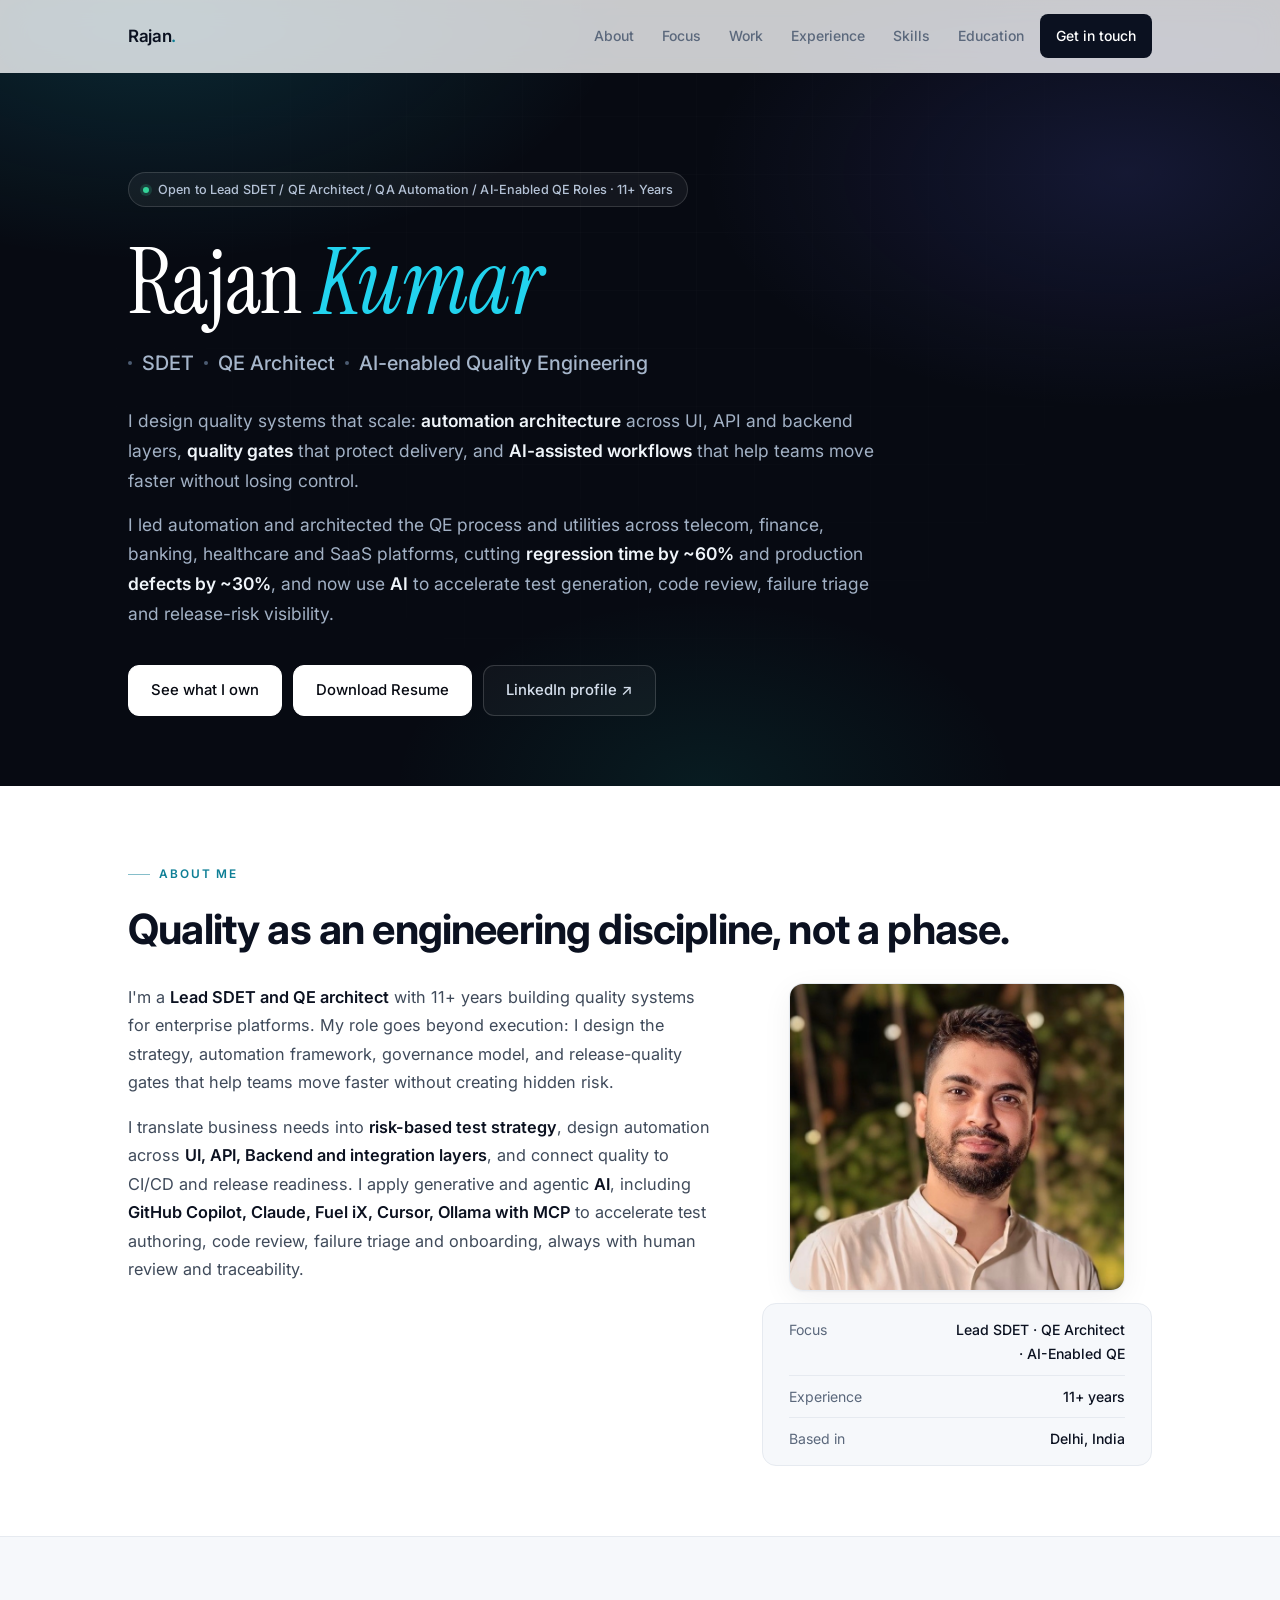
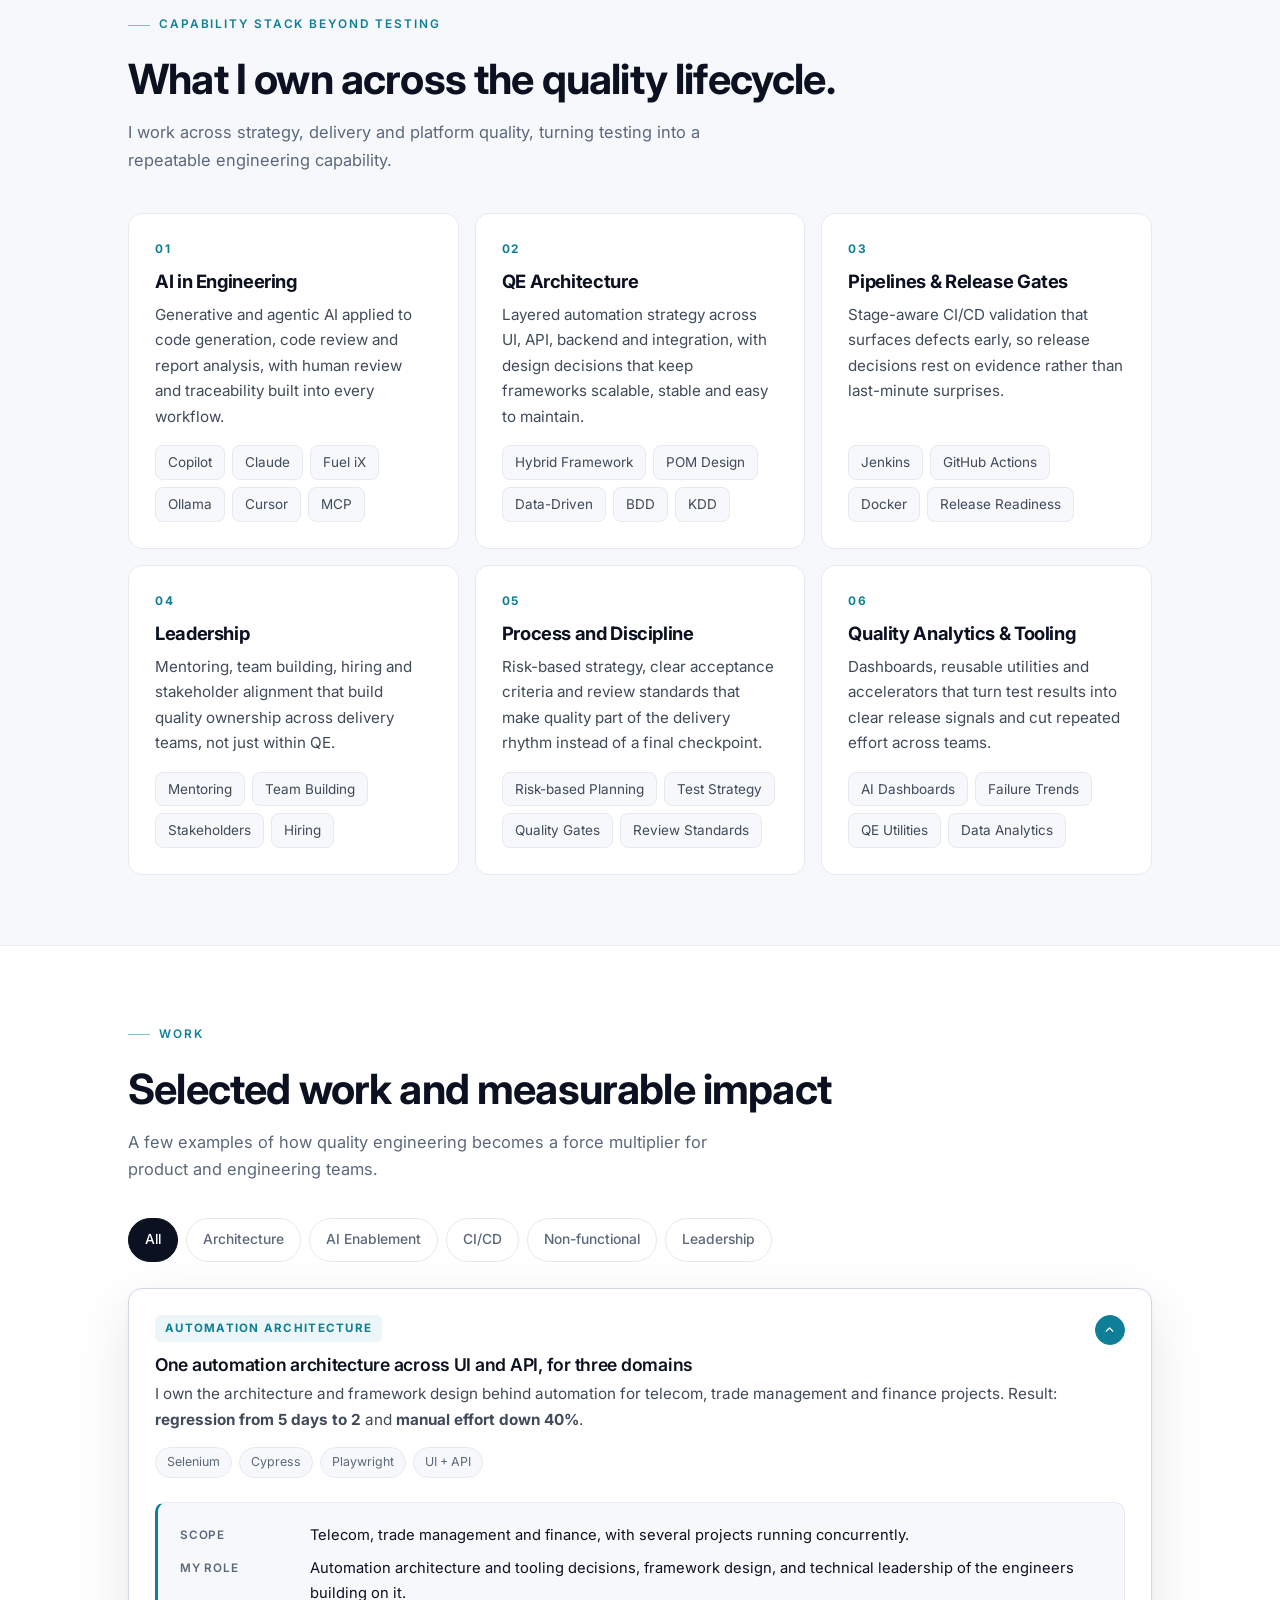
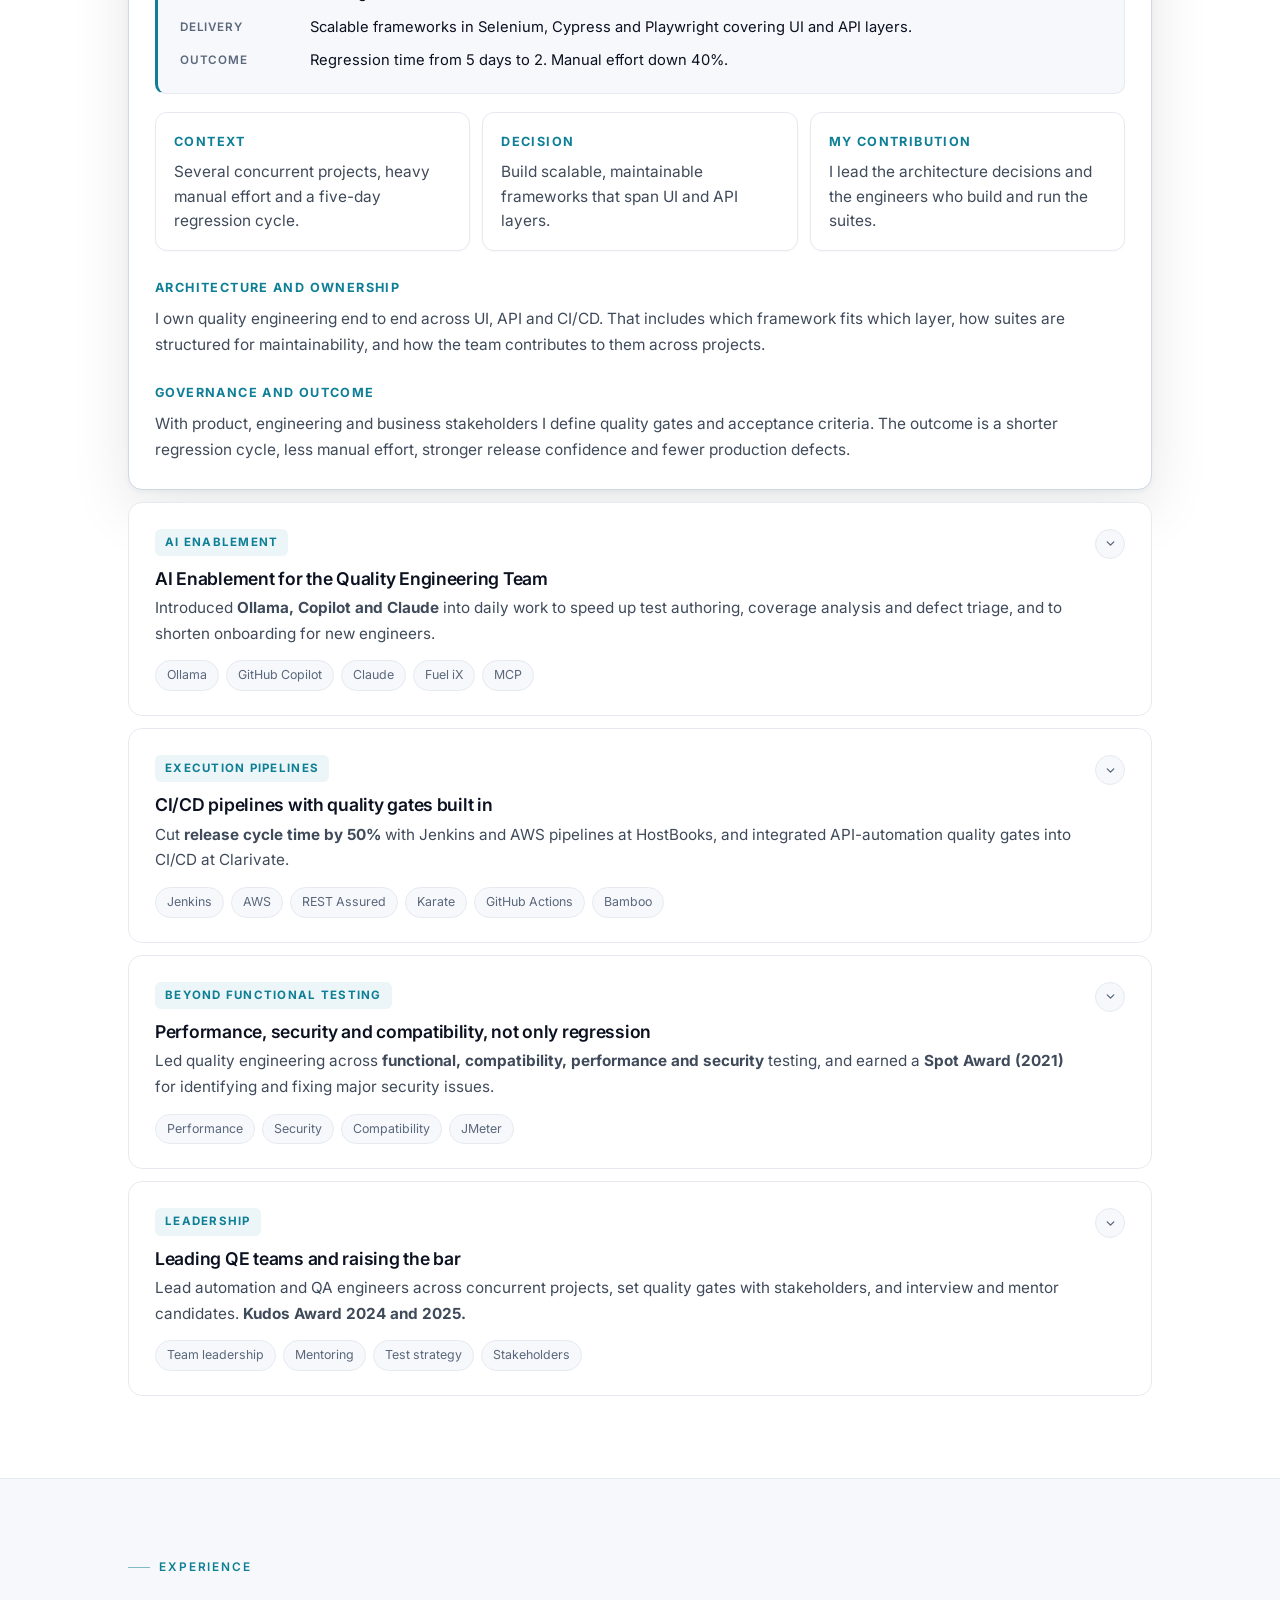
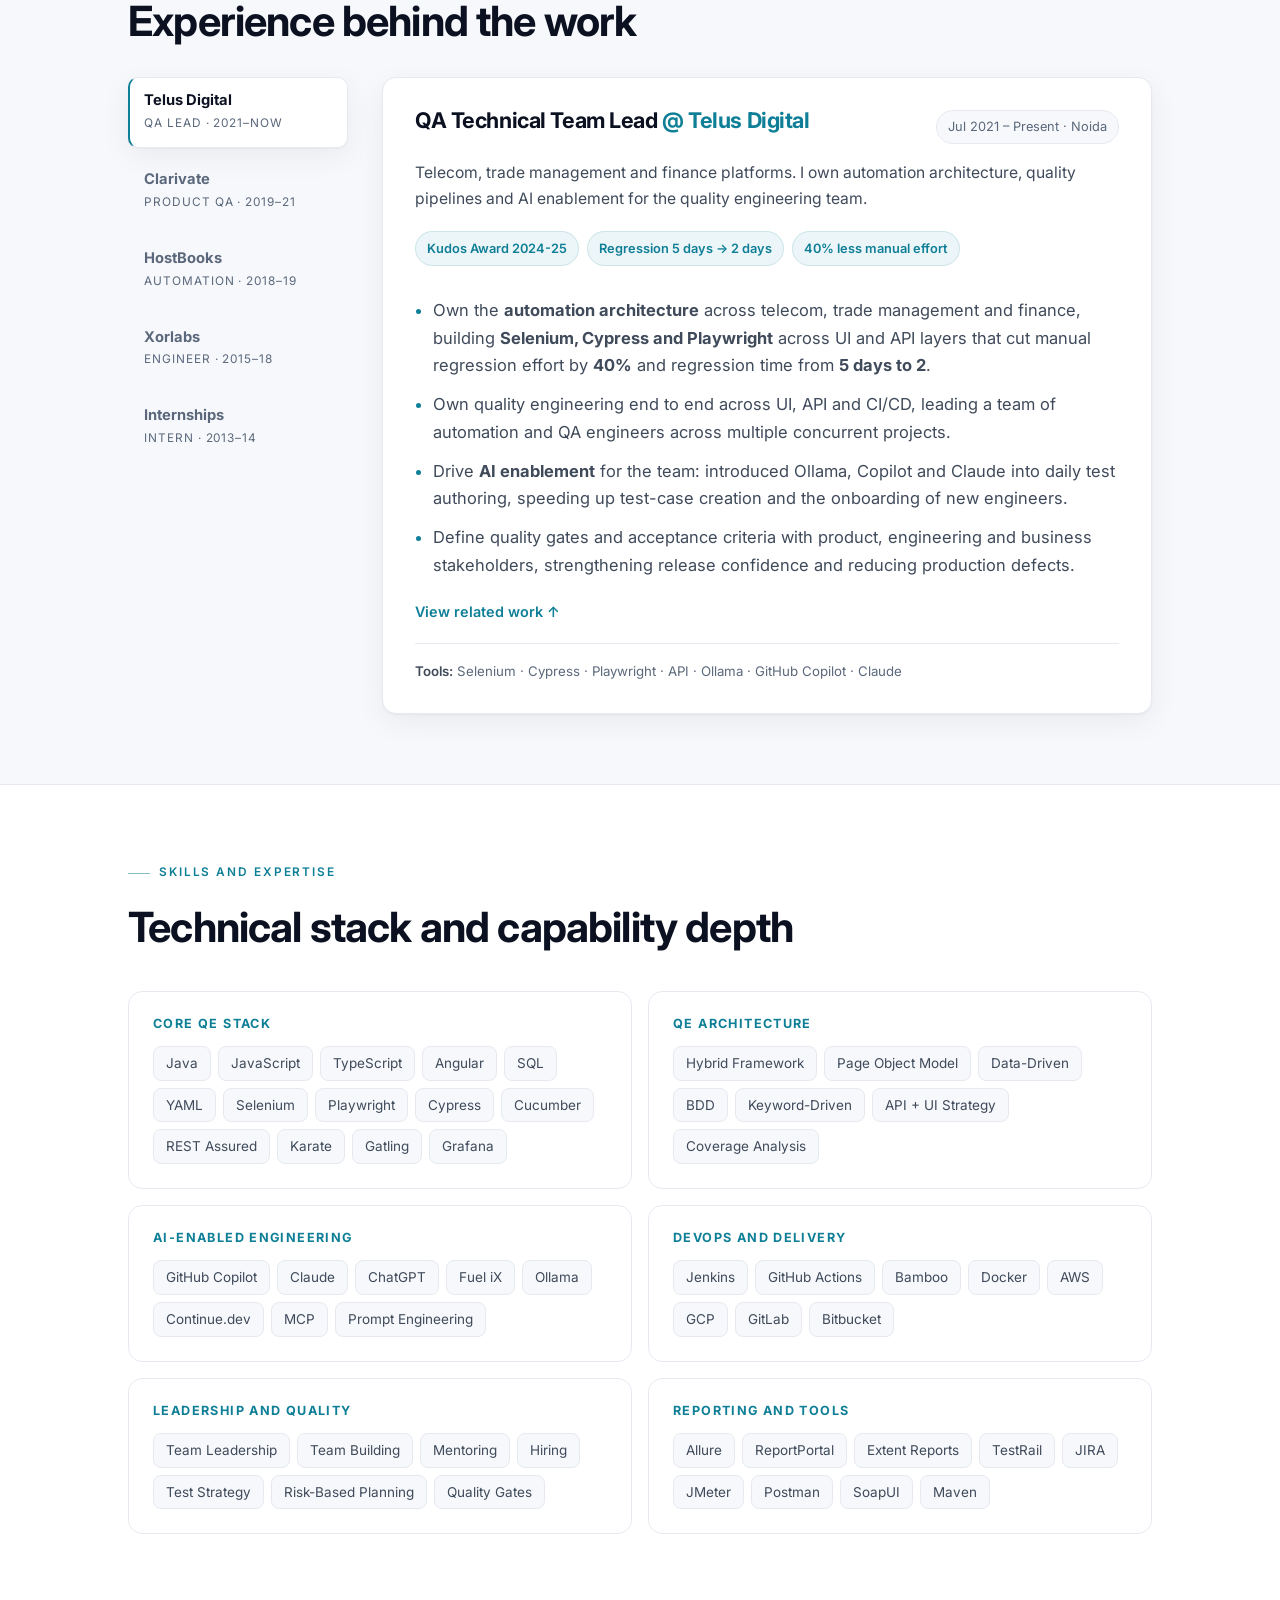
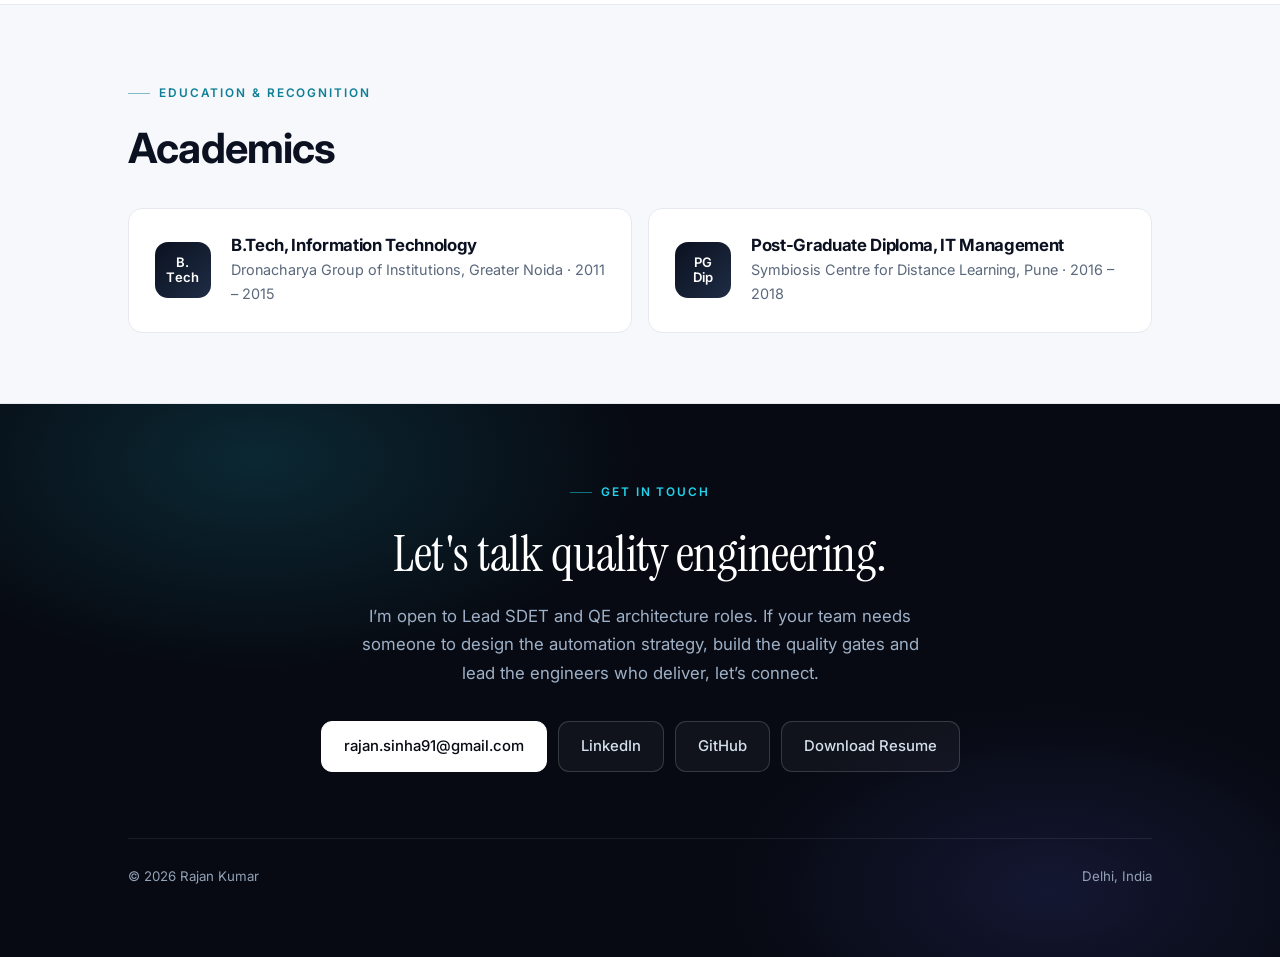
<file: index.html>
<!DOCTYPE html>
<html lang="en">

<head>
  <meta charset="utf-8">
  <meta name="viewport" content="width=device-width, initial-scale=1">
  <title>Rajan Kumar — Lead SDET | QE Architect | QA Automation | AI-Powered Quality Engineering</title>
  <meta name="description"
    content="Lead SDET and automation architect with 11+ years designing end-to-end quality engineering: automation architecture, CI/CD quality gates and AI enablement for telecom, finance and trade management platforms.">
  <meta name="author" content="Rajan Kumar">
  <meta name="theme-color" content="#070a12">
  <meta property="og:type" content="website">
  <meta property="og:site_name" content="Rajan Kumar">
  <meta property="og:title" content="Rajan Kumar — Lead SDET and Automation Test Architect">
  <meta property="og:description"
    content="Automation architecture, CI/CD quality gates and AI enablement. 11+ years of quality engineering across telecom, finance and trade management.">
  <meta name="twitter:card" content="summary">
  <meta name="twitter:title" content="Rajan Kumar — Lead SDET and Automation Test Architect">
  <meta name="twitter:description" content="Automation architecture, QA, QE, CI/CD quality gates and AI enablement.">
  <link rel="icon"
    href="data:image/svg+xml,<svg xmlns='http://www.w3.org/2000/svg' viewBox='0 0 100 100'><rect width='100' height='100' rx='22' fill='%23070a12'/><text y='68' x='50' text-anchor='middle' font-size='56' font-family='Georgia,serif' fill='%2322d3ee'>R</text></svg>">
  <link rel="preconnect" href="https://fonts.googleapis.com">
  <link rel="preconnect" href="https://fonts.gstatic.com" crossorigin>
  <link
    href="https://fonts.googleapis.com/css2?family=Instrument+Serif:ital@0;1&family=Inter:wght@400;500;600;700&display=swap"
    rel="stylesheet">
  <noscript>
    <style>
      .rv {
        opacity: 1 !important;
        transform: none !important;
      }

      .acc-body {
        max-height: none !important;
      }

      .exp-panel {
        display: block !important;
        margin-bottom: 16px;
      }

      .exp-tabs,
      .filters,
      .burger {
        display: none !important;
      }

      .nav-links {
        display: flex !important;
        position: static !important;
        flex-wrap: wrap;
      }
    </style>
  </noscript>
  <link rel="stylesheet" href="styles.css">
  <script type="application/ld+json">
{
  "@context": "https://schema.org",
  "@type": "Person",
  "name": "Rajan Kumar",
  "jobTitle": "Lead SDET",
  "worksFor": {"@type": "Organization", "name": "Telus Digital"},
  "alumniOf": {"@type": "CollegeOrUniversity", "name": "Dronacharya Group of Institutions"},
  "address": {"@type": "PostalAddress", "addressLocality": "Delhi", "addressCountry": "IN"},
  "email": "mailto:rajan.sinha91@gmail.com",
  "knowsAbout": ["Test Automation", "Automation Architecture", "SDET", "Playwright", "Selenium", "Cypress", "CI/CD", "API Testing", "Backend Testing", "AI-assisted Testing", "Quality Engineering"],
  "sameAs": [
    "https://linkedin.com/in/errajankumar",
    "https://github.com/dvirusway"
  ]
}
</script>
</head>

<body>
  <a class="skip" href="#main">Skip to main content</a>

  <!-- ================= NAV ================= -->
  <nav id="nav" aria-label="Primary">
    <div class="nav-in">
      <a href="#top" class="brand">Rajan<span>.</span></a>
      <button class="burger" id="burger" type="button" aria-label="Menu" aria-controls="navlinks"
        aria-expanded="false"><span></span><span></span><span></span></button>
      <div class="nav-links" id="navlinks">
        <a href="#about">About</a>
        <a href="#focus">Focus</a>
        <a href="#work">Work</a>
        <a href="#experience">Experience</a>
        <a href="#skills">Skills</a>
        <a href="#education">Education</a>
        <a href="#contact" class="nav-cta">Get in touch</a>
      </div>
    </div>
  </nav>

  <main id="main">

    <!-- ================= HERO ================= -->
    <section class="hero" id="top" aria-labelledby="hero-h">
      <div class="wrap">
        <div class="badge"><span class="dot" aria-hidden="true"></span> Open to Lead SDET / QE Architect / QA Automation
          / AI-Enabled QE Roles · 11+ Years</div>
        <h1 class="serif" id="hero-h">Rajan <em>Kumar</em></h1>
        <div class="hero-role">
          <span class="sep" aria-hidden="true"></span>SDET<span class="sep" aria-hidden="true"></span>QE Architect<span
            class="sep" aria-hidden="true"></span>AI-enabled Quality Engineering
        </div>
        <p class="hero-lede">
          I design quality systems that scale: <strong>automation architecture</strong> across UI, API and backend
          layers, <strong>quality gates</strong> that protect delivery, and <strong>AI-assisted workflows</strong> that
          help teams move faster without losing control.
        </p>
        <p class="hero-lede" style="margin-top:-.2rem;">
          I led automation and architected the QE process and utilities across telecom, finance, banking, healthcare and SaaS platforms, 
          cutting <strong>regression time by ~60%</strong> and production <strong>defects by
            ~30%</strong>, and now use <strong>AI</strong> to accelerate test generation, code review, failure triage
          and release-risk visibility. </p>
        <div class="hero-cta">
          <a href="#focus" class="btn btn-light">See what I own</a>
          <a href="https://drive.google.com/file/d/1A5pc-9ZlTEwnvkPJPdArxPloURaoHNIJ/view?usp=sharing" target="_blank"
            rel="noopener" class="btn btn-light">Download Resume</a>
          <a href="https://linkedin.com/in/errajankumar" target="_blank" rel="noopener" class="btn btn-ghost">LinkedIn
            profile ↗</a>
        </div>
      </div>
    </section>

    <!-- ================= ABOUT ================= -->
    <section id="about" aria-labelledby="about-h">
      <div class="wrap">
        <div class="rv">
          <div class="eyebrow">About me</div>
          <h2 class="s-title" id="about-h">Quality as an engineering discipline, not a phase.</h2>
        </div>
        <div class="about-grid">
          <div class="about-body rv">
            <p>I'm a <strong>Lead SDET and QE architect</strong> with 11+ years building quality systems for enterprise
              platforms. My role goes beyond execution: I design the strategy, automation framework, governance model,
              and release-quality gates that help teams move faster without creating hidden risk.</p>
            <p>I translate business needs into <strong>risk-based test strategy</strong>, design automation across
              <strong>UI, API, Backend and integration layers</strong>, and connect quality to CI/CD and release
              readiness.
              I apply generative and agentic <strong>AI</strong>, including <strong>GitHub Copilot, Claude, Fuel iX, Cursor, Ollama 
              with MCP</strong> to accelerate test authoring, code review, failure triage and onboarding, always 
              with human review and traceability.
            </p>
          </div>
          <div class="rv about-side">
            <!-- Add a photo named rajan.jpg (and optionally rajan.webp) next to this file. If it is missing, the image hides itself. -->
            <picture>
              <source srcset="rajan.webp" type="image/webp">
              <img class="portrait" src="rajan.jpg" alt="Portrait of Rajan Kumar" loading="lazy" decoding="async"
                onerror="this.closest('picture').style.display='none'">
            </picture>
            <div class="facts">
              <dl>
                <div class="fact">
                  <dt>Focus</dt>
                  <dd>Lead SDET · QE Architect <br>· AI-Enabled QE</dd>
                </div>
                <div class="fact">
                  <dt>Experience</dt>
                  <dd>11+ years</dd>
                </div>
                <div class="fact">
                  <dt>Based in</dt>
                  <dd>Delhi, India</dd>
                </div>
              </dl>
            </div>
          </div>
        </div>
      </div>
    </section>

    <!-- ================= FOCUS ================= -->
    <section id="focus" aria-labelledby="focus-h"
      style="background:var(--soft);border-top:1px solid var(--line);border-bottom:1px solid var(--line);">
      <div class="wrap">
        <div class="rv">
          <div class="eyebrow">Capability stack beyond testing</div>
          <h2 class="s-title" id="focus-h">What I own across the quality lifecycle.</h2>
          <p class="s-sub">I work across strategy, delivery and platform quality, turning testing into a repeatable
            engineering capability.</p>
        </div>
        <div class="pillars">
          <article class="pillar rv">
            <span class="n">01</span>
            <h3>AI in Engineering</h3>
            <p>Generative and agentic AI applied to code generation, code review and report analysis, with human review
              and traceability built into every workflow.</p>
            <ul class="pills">
              <li class="pill">Copilot</li>
              <li class="pill">Claude</li>
              <li class="pill">Fuel iX</li>
              <li class="pill">Ollama</li>
              <li class="pill">Cursor</li>
              <li class="pill">MCP</li>
            </ul>
          </article>
          <article class="pillar rv">
            <span class="n">02</span>
            <h3>QE Architecture</h3>
            <p>Layered automation strategy across UI, API, backend and integration, with design decisions that keep
              frameworks scalable, stable and easy to maintain.</p>
            <ul class="pills">
              <li class="pill">Hybrid Framework</li>
              <li class="pill">POM Design</li>
              <li class="pill">Data-Driven</li>
              <li class="pill">BDD</li>
              <li class="pill">KDD</li>
            </ul>
          </article>
          <article class="pillar rv">
            <span class="n">03</span>
            <h3>Pipelines & Release Gates</h3>
            <p>Stage-aware CI/CD validation that surfaces defects early, so release decisions rest on evidence rather
              than last-minute surprises.</p>
            <ul class="pills">
              <li class="pill">Jenkins</li>
              <li class="pill">GitHub Actions</li>
              <li class="pill">Docker</li>
              <li class="pill">Release Readiness</li>
            </ul>
          </article>
          <article class="pillar rv">
            <span class="n">04</span>
            <h3>Leadership</h3>
            <p>Mentoring, team building, hiring and stakeholder alignment that build quality ownership across delivery
              teams, not just within QE.</p>
            <ul class="pills">
              <li class="pill">Mentoring</li>
              <li class="pill">Team Building</li>
              <li class="pill">Stakeholders</li>
              <li class="pill">Hiring</li>
            </ul>
          </article>
          <article class="pillar rv">
            <span class="n">05</span>
            <h3>Process and Discipline</h3>
            <p>Risk-based strategy, clear acceptance criteria and review standards that make quality part of the
              delivery rhythm instead of a final checkpoint.</p>
            <ul class="pills">
              <li class="pill">Risk-based Planning</li>
              <li class="pill">Test Strategy</li>
              <li class="pill">Quality Gates</li>
              <li class="pill">Review Standards</li>
            </ul>
          </article>
          <article class="pillar rv">
            <span class="n">06</span>
            <h3>Quality Analytics & Tooling</h3>
            <p>Dashboards, reusable utilities and accelerators that turn test results into clear release signals and cut
              repeated effort across teams.</p>
            <ul class="pills">
              <li class="pill">AI Dashboards</li>
              <li class="pill">Failure Trends</li>
              <li class="pill">QE Utilities</li>
              <li class="pill">Data Analytics</li>
            </ul>
          </article>
        </div>
      </div>
    </section>

    <!-- ================= WORK ================= -->
    <section id="work" aria-labelledby="work-h">
      <div class="wrap">
        <div class="rv">
          <div class="eyebrow">Work</div>
          <h2 class="s-title" id="work-h">Selected work and measurable impact</h2>
          <p class="s-sub">A few examples of how quality engineering becomes a force multiplier for product and
            engineering teams.</p>
        </div>

        <div class="filters rv" role="group" aria-label="Filter work">
          <button class="chipbtn on" type="button" aria-pressed="true" data-f="all">All</button>
          <button class="chipbtn" type="button" aria-pressed="false" data-f="architecture">Architecture</button>
          <button class="chipbtn" type="button" aria-pressed="false" data-f="ai">AI Enablement</button>
          <button class="chipbtn" type="button" aria-pressed="false" data-f="cicd">CI/CD</button>
          <button class="chipbtn" type="button" aria-pressed="false" data-f="nonfunctional">Non-functional</button>
          <button class="chipbtn" type="button" aria-pressed="false" data-f="leadership">Leadership</button>
        </div>

        <div class="acc rv open" data-type="architecture">
          <button class="acc-head" type="button" aria-expanded="true" aria-controls="case-arch-body">
            <div class="acc-main">
              <div class="kicker">Automation Architecture</div>
              <div class="acc-top">
                <h3 class="acc-title">One automation architecture across UI and API, for three domains</h3>
              </div>
              <p class="acc-sum">I own the architecture and framework design behind automation for telecom, trade
                management and finance projects. Result: <b>regression from 5 days to 2</b> and <b>manual effort down
                  40%</b>.</p>
              <div class="tags"><span class="tag">Selenium</span><span class="tag">Cypress</span><span
                  class="tag">Playwright</span><span class="tag">UI + API</span></div>
            </div>
            <span class="chev"><svg aria-hidden="true" focusable="false" viewBox="0 0 24 24" fill="none"
                stroke-width="2.5" stroke-linecap="round" stroke-linejoin="round">
                <polyline points="6 9 12 15 18 9" />
              </svg></span>
          </button>
          <div class="acc-body" id="case-arch-body">
            <div class="acc-inner cs">
              <div class="tldr">
                <dl>
                  <dt>Scope</dt>
                  <dd>Telecom, trade management and finance, with several projects running concurrently.</dd>
                  <dt>My role</dt>
                  <dd>Automation architecture and tooling decisions, framework design, and technical leadership of the
                    engineers building on it.</dd>
                  <dt>Delivery</dt>
                  <dd>Scalable frameworks in Selenium, Cypress and Playwright covering UI and API layers.</dd>
                  <dt>Outcome</dt>
                  <dd>Regression time from 5 days to 2. Manual effort down 40%.</dd>
                </dl>
              </div>
              <div class="case-snapshot">
                <div class="snapshot-card">
                  <h5>Context</h5>
                  <p>Several concurrent projects, heavy manual effort and a five-day regression cycle.</p>
                </div>
                <div class="snapshot-card">
                  <h5>Decision</h5>
                  <p>Build scalable, maintainable frameworks that span UI and API layers.</p>
                </div>
                <div class="snapshot-card">
                  <h5>My contribution</h5>
                  <p>I lead the architecture decisions and the engineers who build and run the suites.</p>
                </div>
              </div>
              <h5>Architecture and ownership</h5>
              <p>I own quality engineering end to end across UI, API and CI/CD. That includes which framework fits which
                layer, how suites are structured for maintainability, and how the team contributes to them across
                projects.</p>
              <h5>Governance and outcome</h5>
              <p>With product, engineering and business stakeholders I define quality gates and acceptance criteria. The
                outcome is a shorter regression cycle, less manual effort, stronger release confidence and fewer
                production defects.</p>
            </div>
          </div>
        </div>

        <div class="acc rv" data-type="ai">
          <button class="acc-head" type="button" aria-expanded="false" aria-controls="case-ai-body">
            <div class="acc-main">
              <div class="kicker">AI Enablement</div>
              <div class="acc-top">
                <h3 class="acc-title">AI Enablement for the Quality Engineering Team</h3>
              </div>
              <p class="acc-sum">Introduced <b>Ollama, Copilot and Claude</b> into daily work to speed up test
                authoring, coverage analysis and defect triage, and to shorten onboarding for new engineers.</p>
              <div class="tags"><span class="tag">Ollama</span><span class="tag">GitHub Copilot</span><span
                  class="tag">Claude</span><span class="tag">Fuel iX</span><span class="tag">MCP</span></div>
            </div>
            <span class="chev"><svg aria-hidden="true" focusable="false" viewBox="0 0 24 24" fill="none"
                stroke-width="2.5" stroke-linecap="round" stroke-linejoin="round">
                <polyline points="6 9 12 15 18 9" />
              </svg></span>
          </button>
          <div class="acc-body" id="case-ai-body">
            <div class="acc-inner cs">
              <h5>What I introduced</h5>
              <p>AI tooling in everyday quality engineering: test-case authoring, coverage analysis and defect triage. I
                also work with Fuel iX and the Model Context Protocol (MCP) for AI-assisted testing.</p>
              <h5>Why it matters</h5>
              <p>Test cases get written faster and new engineers become productive sooner. The practice belongs to the
                team's workflow rather than to one person's experiments, which is what makes the gain repeatable.</p>
            </div>
          </div>
        </div>

        <div class="acc rv" data-type="cicd">
          <button class="acc-head" type="button" aria-expanded="false" aria-controls="case-cicd-body">
            <div class="acc-main">
              <div class="kicker">Execution Pipelines</div>
              <div class="acc-top">
                <h3 class="acc-title">CI/CD pipelines with quality gates built in</h3>
              </div>
              <p class="acc-sum">Cut <b>release cycle time by 50%</b> with Jenkins and AWS pipelines at HostBooks, and
                integrated API-automation quality gates into CI/CD at Clarivate.</p>
              <div class="tags"><span class="tag">Jenkins</span><span class="tag">AWS</span><span class="tag">REST
                  Assured</span><span class="tag">Karate</span><span class="tag">GitHub Actions</span><span
                  class="tag">Bamboo</span></div>
            </div>
            <span class="chev"><svg aria-hidden="true" focusable="false" viewBox="0 0 24 24" fill="none"
                stroke-width="2.5" stroke-linecap="round" stroke-linejoin="round">
                <polyline points="6 9 12 15 18 9" />
              </svg></span>
          </button>
          <div class="acc-body" id="case-cicd-body">
            <div class="acc-inner cs">
              <h5>HostBooks</h5>
              <p>Designed and maintained CI/CD pipelines on Jenkins and AWS, reducing release cycle time by 50% across
                HBTAX, Accounting, CRM and DataMigrator.</p>
              <h5>Clarivate</h5>
              <p>Built end-to-end API automation and integrated quality gates into CI/CD pipelines, so fewer
                release-blocking defects reached later test cycles.</p>
              <h5>Today</h5>
              <p>At Telus Digital I own quality engineering across UI, API and CI/CD, with pipelines on Jenkins, GitHub
                Actions and Bamboo.</p>
            </div>
          </div>
        </div>

        <div class="acc rv" data-type="nonfunctional">
          <button class="acc-head" type="button" aria-expanded="false" aria-controls="case-nfr-body">
            <div class="acc-main">
              <div class="kicker">Beyond Functional Testing</div>
              <div class="acc-top">
                <h3 class="acc-title">Performance, security and compatibility, not only regression</h3>
              </div>
              <p class="acc-sum">Led quality engineering across <b>functional, compatibility, performance and
                  security</b> testing, and earned a <b>Spot Award (2021)</b> for identifying and fixing major security
                issues.</p>
              <div class="tags"><span class="tag">Performance</span><span class="tag">Security</span><span
                  class="tag">Compatibility</span><span class="tag">JMeter</span></div>
            </div>
            <span class="chev"><svg aria-hidden="true" focusable="false" viewBox="0 0 24 24" fill="none"
                stroke-width="2.5" stroke-linecap="round" stroke-linejoin="round">
                <polyline points="6 9 12 15 18 9" />
              </svg></span>
          </button>
          <div class="acc-body" id="case-nfr-body">
            <div class="acc-inner cs">
              <h5>Scope</h5>
              <p>At HostBooks I led end-to-end quality engineering across functional, compatibility, performance and
                security testing, and provided technical leadership and test planning from strategy through execution.
              </p>
              <h5>Security recognition</h5>
              <p>At Clarivate I received a Spot Award in 2021 for identifying and fixing major security issues, and an
                Extra Mile Award in 2020 for performance and contribution.</p>
            </div>
          </div>
        </div>

        <div class="acc rv" data-type="leadership">
          <button class="acc-head" type="button" aria-expanded="false" aria-controls="case-lead-body">
            <div class="acc-main">
              <div class="kicker">Leadership</div>
              <div class="acc-top">
                <h3 class="acc-title">Leading QE teams and raising the bar</h3>
              </div>
              <p class="acc-sum">Lead automation and QA engineers across concurrent projects, set quality gates with
                stakeholders, and interview and mentor candidates. <b>Kudos Award 2024 and 2025.</b></p>
              <div class="tags"><span class="tag">Team leadership</span><span class="tag">Mentoring</span><span
                  class="tag">Test strategy</span><span class="tag">Stakeholders</span></div>
            </div>
            <span class="chev"><svg aria-hidden="true" focusable="false" viewBox="0 0 24 24" fill="none"
                stroke-width="2.5" stroke-linecap="round" stroke-linejoin="round">
                <polyline points="6 9 12 15 18 9" />
              </svg></span>
          </button>
          <div class="acc-body" id="case-lead-body">
            <div class="acc-inner cs">
              <h5>Team leadership</h5>
              <p>I lead a team of automation and QA engineers, own the automation architecture decisions, and translate
                business requirements into a scalable, maintainable test strategy for cross-functional stakeholders.</p>
              <h5>Mentoring and recognition</h5>
              <p>I sit on the technical interview panel for QA engineer roles and mentor candidates. Telus Digital
                recognized my ownership and delivery impact with the Kudos Award in 2024 and 2025.</p>
            </div>
          </div>
        </div>

        <!--
      To add a personal project later (for example a sample Playwright or API framework), copy a card above,
      set data-type (and add a matching filter button), and add a link row right after the acc-head button:
      <div class="acc-links"><a class="acc-link" href="https://github.com/dvirusway/your-repo" target="_blank" rel="noopener">Source ↗</a></div>
    -->
      </div>
    </section>

    <!-- ================= EXPERIENCE ================= -->
    <section id="experience" aria-labelledby="exp-h"
      style="background:var(--soft);border-top:1px solid var(--line);border-bottom:1px solid var(--line);">
      <div class="wrap">
        <div class="rv">
          <div class="eyebrow">Experience</div>
          <h2 class="s-title" id="exp-h">Experience behind the work</h2>
        </div>

        <div class="exp-shell rv">
          <div class="exp-tabs" role="tablist" aria-label="Experience roles">
            <button class="exp-tab active" id="tab-telus" type="button" role="tab" aria-selected="true"
              aria-controls="panel-telus" tabindex="0" data-exp="telus"><b>Telus Digital</b><span>QA Lead ·
                2021–now</span></button>
            <button class="exp-tab" id="tab-clarivate" type="button" role="tab" aria-selected="false"
              aria-controls="panel-clarivate" tabindex="-1" data-exp="clarivate"><b>Clarivate</b><span>Product QA ·
                2019–21</span></button>
            <button class="exp-tab" id="tab-hostbooks" type="button" role="tab" aria-selected="false"
              aria-controls="panel-hostbooks" tabindex="-1" data-exp="hostbooks"><b>HostBooks</b><span>Automation ·
                2018–19</span></button>
            <button class="exp-tab" id="tab-xorlabs" type="button" role="tab" aria-selected="false"
              aria-controls="panel-xorlabs" tabindex="-1" data-exp="xorlabs"><b>Xorlabs</b><span>Engineer ·
                2015–18</span></button>
            <button class="exp-tab" id="tab-early" type="button" role="tab" aria-selected="false"
              aria-controls="panel-early" tabindex="-1" data-exp="early"><b>Internships</b><span>Intern ·
                2013–14</span></button>
          </div>

          <div class="exp-panels">
            <article class="exp-panel active" id="panel-telus" data-exp-panel="telus" role="tabpanel"
              aria-labelledby="tab-telus" tabindex="0">
              <div class="exp-head">
                <h3>QA Technical Team Lead <span>@ Telus Digital</span></h3>
                <div class="exp-date-pill">Jul 2021 – Present · Noida</div>
              </div>
              <p class="exp-summary">Telecom, trade management and finance platforms. I own automation architecture,
                quality pipelines and AI enablement for the quality engineering team.</p>
              <ul class="exp-metrics" aria-label="Key results">
                <li class="exp-metric">Kudos Award 2024-25</li>
                <li class="exp-metric">Regression 5 days → 2 days</li>
                <li class="exp-metric">40% less manual effort</li>
                <li></li>
              </ul>
              <ul class="points">
                <li>Own the <b>automation architecture</b> across telecom, trade management and finance, building
                  <b>Selenium, Cypress and Playwright</b> across UI and API layers that cut manual regression effort by
                  <b>40%</b> and regression time from <b>5 days to 2</b>.
                </li>
                <li>Own quality engineering end to end across UI, API and CI/CD, leading a team of automation and QA
                  engineers across multiple concurrent projects.</li>
                <li>Drive <b>AI enablement</b> for the team: introduced Ollama, Copilot and Claude into daily test
                  authoring, speeding up test-case creation and the onboarding of new engineers.</li>
                <li>Define quality gates and acceptance criteria with product, engineering and business stakeholders,
                  strengthening release confidence and reducing production defects.</li>
              </ul>
              <a class="exp-link" href="#work">View related work ↑</a>
              <div class="stackline"><b>Tools:</b> Selenium · Cypress · Playwright · API · Ollama · GitHub Copilot ·
                Claude</div>
            </article>

            <article class="exp-panel" id="panel-clarivate" data-exp-panel="clarivate" role="tabpanel"
              aria-labelledby="tab-clarivate" tabindex="0" hidden>
              <div class="exp-head">
                <h3>Product QA Engineer <span>@ CPA Global (Clarivate)</span></h3>
                <div class="exp-date-pill">Aug 2019 – Jul 2021 · Noida</div>
              </div>
              <p class="exp-summary">IP Portfolio, Foundation IP and Search AI. Three concurrent product lines.</p>
              <ul class="exp-metrics" aria-label="Recognition">
                <li class="exp-metric">Spot Award</li>
                <li class="exp-metric">API automation + CI/CD Gates</li>
                <li class="exp-metric">Extra Mile Award</li>
                <li></li>
              </ul>
              <ul class="points">
                <li>Designed and extended automation frameworks with <b>Selenium, Cucumber, TestNG, REST Assured and
                    Karate</b>, widening automated coverage across UI and API layers on three concurrent product lines.
                </li>
                <li>Built end-to-end API automation and integrated quality gates into CI/CD pipelines, so fewer
                  release-blocking defects reached later test cycles.</li>
                <li>Worked with customers and cross-functional teams to turn business requirements into testable
                  solutions. Recognized with a Spot Award (2021) for identifying and fixing major security issues, and
                  an Extra Mile Award (2020).</li>
              </ul>
              <div class="stackline"><b>Tools:</b> Selenium · Cucumber · TestNG · REST Assured · Karate · Jenkins</div>
            </article>

            <article class="exp-panel" id="panel-hostbooks" data-exp-panel="hostbooks" role="tabpanel"
              aria-labelledby="tab-hostbooks" tabindex="0" hidden>
              <div class="exp-head">
                <h3>Automation Test Engineer <span>@ HostBooks</span></h3>
                <div class="exp-date-pill">Apr 2018 – Aug 2019 · Gurugram</div>
              </div>
              <p class="exp-summary">HBTAX, Accounting, CRM and DataMigrator.</p>
              <ul class="exp-metrics" aria-label="Key results">
                <li class="exp-metric">Release cycle time −50%</li>
                <li class="exp-metric">Jenkins + AWS pipelines</li>
                <li></li>
              </ul>
              <ul class="points">
                <li>Led end-to-end quality engineering across functional, compatibility, performance and security
                  testing for HBTAX, Accounting, CRM and DataMigrator.</li>
                <li>Designed and maintained CI/CD pipelines on <b>Jenkins and AWS</b>, cutting release cycle time by
                  <b>50%</b>.
                </li>
                <li>Provided technical leadership and test planning, from strategy through execution, for
                  cross-functional teams.</li>
              </ul>
              <div class="stackline"><b>Tools:</b> Selenium · Cucumber · TestNG · REST Assured · AWS · Jenkins</div>
            </article>

            <article class="exp-panel" id="panel-xorlabs" data-exp-panel="xorlabs" role="tabpanel"
              aria-labelledby="tab-xorlabs" tabindex="0" hidden>
              <div class="exp-head">
                <h3>Software Engineer <span>@ Xorlabs LLC</span></h3>
                <div class="exp-date-pill">Jun 2015 – Apr 2018 · Greater Noida</div>
              </div>
              <p class="exp-summary">Idera Uptime, Sahi Framework, CRM and SQLCM.</p>
              <ul class="exp-metrics" aria-label="Key results">
                <li class="exp-metric">Scalable automation frameworks</li>
                <li></li>
              </ul>
              <ul class="points">
                <li>Designed scalable test frameworks and developed test suites supporting quality assurance across
                  multiple products.</li>
                <li>Worked directly with customers and stakeholders to gather requirements and deliver solutions.</li>
              </ul>
              <div class="stackline"><b>Tools:</b> Selenium · Cucumber · TestNG · REST Assured · AWS · Jenkins</div>
            </article>

            <article class="exp-panel" id="panel-early" data-exp-panel="early" role="tabpanel"
              aria-labelledby="tab-early" tabindex="0" hidden>
              <div class="exp-head">
                <h3>Internships <span></span></h3>
                <div class="exp-date-pill">2013 – 2014</div>
              </div>
              <h4>Programmer Intern: IMRB Microsoft</h4>
              <p class="exp-sub">Jun 2014 – Aug 2014 · Gurugram · Best Project Award, 2015</p>
              <ul class="points">
                <li>Developed Microsoft Office 365-based applications for an IT-enablement program supporting MSMEs,
                  working directly with small-business owners to understand operational pain points.</li>
              </ul>
              <h4>Research Scholar: Indian Institute of Science (IISc)</h4>
              <p class="exp-sub">Jun 2013 – Aug 2013 · Bengaluru</p>
              <ul class="points">
                <li>Selected as one of 65 undergraduates nationwide for a live-project research program, working on Big
                  Data analysis, AI and machine learning.</li>
              </ul>
              <div class="stackline"><b>Tools:</b> MS-365 · Big Data · Game Theory · JS · Web Development</div>
            </article>
          </div>
        </div>
      </div>
    </section>

    <!-- ================= SKILLS ================= -->
    <section id="skills" aria-labelledby="skills-h">
      <div class="wrap">
        <div class="rv">
          <div class="eyebrow">Skills and expertise</div>
          <h2 class="s-title" id="skills-h">Technical stack and capability depth</h2>
        </div>
        <div class="skill-grid">
          <div class="skill-card rv">
            <h3>Core QE stack</h3>
            <ul class="pills">
              <li class="pill">Java</li>
              <li class="pill">JavaScript</li>
              <li class="pill">TypeScript</li>
              <li class="pill">Angular</li>
              <li class="pill">SQL</li>
              <li class="pill">YAML</li>
              <li class="pill">Selenium</li>
              <li class="pill">Playwright</li>
              <li class="pill">Cypress</li>
              <li class="pill">Cucumber</li>
              <li class="pill">REST Assured</li>
              <li class="pill">Karate</li>
              <li class="pill">Gatling</li>
              <li class="pill">Grafana</li>
            </ul>
          </div>
          <div class="skill-card rv">
            <h3>QE architecture</h3>
            <ul class="pills">
              <li class="pill">Hybrid Framework</li>
              <li class="pill">Page Object Model</li>
              <li class="pill">Data-Driven</li>
              <li class="pill">BDD</li>
              <li class="pill">Keyword-Driven</li>
              <li class="pill">API + UI Strategy</li>
              <li class="pill">Coverage Analysis</li>
            </ul>
          </div>
          <div class="skill-card rv">
            <h3>AI-enabled engineering</h3>
            <ul class="pills">
              <li class="pill">GitHub Copilot</li>
              <li class="pill">Claude</li>
              <li class="pill">ChatGPT</li>
              <li class="pill">Fuel iX</li>
              <li class="pill">Ollama</li>
              <li class="pill">Continue.dev</li>
              <li class="pill">MCP</li>
              <li class="pill">Prompt Engineering</li>
            </ul>
          </div>
          <div class="skill-card rv">
            <h3>DevOps and delivery</h3>
            <ul class="pills">
              <li class="pill">Jenkins</li>
              <li class="pill">GitHub Actions</li>
              <li class="pill">Bamboo</li>
              <li class="pill">Docker</li>
              <li class="pill">AWS</li>
              <li class="pill">GCP</li>
              <li class="pill">GitLab</li>
              <li class="pill">Bitbucket</li>
            </ul>
          </div>
          <div class="skill-card rv">
            <h3>Leadership and quality</h3>
            <ul class="pills">
              <li class="pill">Team Leadership</li>
              <li class="pill">Team Building</li>
              <li class="pill">Mentoring</li>
              <li class="pill">Hiring</li>
              <li class="pill">Test Strategy</li>
              <li class="pill">Risk-Based Planning</li>
              <li class="pill">Quality Gates</li>
            </ul>
          </div>
          <div class="skill-card rv">
            <h3>Reporting and tools</h3>
            <ul class="pills">
              <li class="pill">Allure</li>
              <li class="pill">ReportPortal</li>
              <li class="pill">Extent Reports</li>
              <li class="pill">TestRail</li>
              <li class="pill">JIRA</li>
              <li class="pill">JMeter</li>
              <li class="pill">Postman</li>
              <li class="pill">SoapUI</li>
              <li class="pill">Maven</li>
            </ul>
          </div>
        </div>
      </div>
    </section>

    <!-- ================= EDUCATION ================= -->
    <section id="education" aria-labelledby="edu-h"
      style="background:var(--soft);border-top:1px solid var(--line);border-bottom:1px solid var(--line);">
      <div class="wrap">
        <div class="rv">
          <div class="eyebrow">Education &amp; recognition</div>
          <h2 class="s-title" id="edu-h">Academics</h2>
        </div>

        <div class="edu-grid">
          <div class="edu rv">
            <div class="edu-mark" aria-hidden="true">B.<br>Tech</div>
            <div class="edu-main">
              <h3>B.Tech, Information Technology</h3>
              <p class="edu-meta">Dronacharya Group of Institutions, Greater Noida · 2011 – 2015</p>
            </div>
          </div>
          <div class="edu rv">
            <div class="edu-mark" aria-hidden="true">PG<br>Dip</div>
            <div class="edu-main">
              <h3>Post-Graduate Diploma, IT Management</h3>
              <p class="edu-meta">Symbiosis Centre for Distance Learning, Pune · 2016 – 2018</p>
            </div>
          </div>
        </div>
      </div>
    </section>

    <!-- ================= CONTACT ================= -->
    <section id="contact" class="contact" aria-labelledby="contact-h">
      <div class="wrap">
        <div class="rv">
          <div class="eyebrow">Get in touch</div>
          <h2 class="serif" id="contact-h">Let's talk quality engineering.</h2>
          <p class="pitch">I’m open to Lead SDET and QE architecture roles. If your team needs someone to design the
            automation strategy, build the quality gates and lead the engineers who deliver, let’s connect.</p>
          <div class="contact-row">
            <a href="mailto:rajan.sinha91@gmail.com" class="btn btn-light">rajan.sinha91@gmail.com</a>
            <a href="https://linkedin.com/in/errajankumar" target="_blank" rel="noopener"
              class="btn btn-ghost">LinkedIn</a>
            <a href="https://github.com/dvirusway" target="_blank" rel="noopener" class="btn btn-ghost">GitHub</a>
            <a href="https://drive.google.com/file/d/1A5pc-9ZlTEwnvkPJPdArxPloURaoHNIJ/view?usp=sharing" target="_blank"
              rel="noopener" class="btn btn-ghost">Download Resume</a>
          </div>
        </div>
        <footer class="foot">
          <p>© 2026 Rajan Kumar</p>
          <p>Delhi, India</p>
        </footer>
      </div>
    </section>

  </main>

  <script src="script.js"></script>
</body>

</html>
</file>
<file: styles.css>
noscript .rv{opacity:1!important;transform:none!important;}
noscript .acc-body{max-height:none!important;}
noscript .exp-panel{display:block!important;margin-bottom:16px;}
noscript .exp-tabs, noscript .filters, noscript .burger{display:none!important;}
noscript .nav-links{display:flex!important;position:static!important;flex-wrap:wrap;}

:root{
  --ink:#0b1120;
  --body:#3f4a5a;
  --muted:#5b687c;
  --line:#e6eaf0;
  --soft:#f6f8fb;
  --bg:#ffffff;
  --accent:#0e7f96;
  --accent-2:#22d3ee;
  --dark:#070a12;
  --max:1080px;
  --narrow:760px;
  --r:14px;
  --shadow:0 1px 2px rgba(11,17,32,.04), 0 8px 30px rgba(11,17,32,.06);
  --shadow-lg:0 2px 4px rgba(11,17,32,.04), 0 20px 60px rgba(11,17,32,.10);
}
*{box-sizing:border-box;}
html{scroll-behavior:smooth;scroll-padding-top:80px;}
body{
  margin:0;background:var(--bg);color:var(--body);
  font-family:Inter,-apple-system,BlinkMacSystemFont,"Segoe UI",Roboto,sans-serif;
  font-size:16.5px;line-height:1.68;-webkit-font-smoothing:antialiased;
  overflow-x:hidden;
}
.wrap{max-width:var(--max);margin:0 auto;padding:0 28px;}
a{color:var(--accent);text-decoration:none;}
a:focus-visible,button:focus-visible,[tabindex="0"]:focus-visible{outline:3px solid var(--accent);outline-offset:3px;}
h1,h2,h3,h4{color:var(--ink);margin:0;line-height:1.2;letter-spacing:-.02em;}
p{margin:0 0 1.05rem;}
.serif{font-family:"Instrument Serif",Georgia,"Times New Roman",serif;font-weight:400;letter-spacing:-.01em;}
.skip{position:absolute;left:12px;top:-64px;background:var(--ink);color:#fff;padding:10px 16px;border-radius:8px;z-index:200;font-weight:600;}
.skip:focus{top:12px;}

/* ---------- section scaffolding ---------- */
section{padding:70px 0;position:relative;}
#experience,#work{padding:70px 0;}
.eyebrow{
  display:inline-flex;align-items:center;gap:9px;
  font-size:.74rem;font-weight:600;text-transform:uppercase;letter-spacing:.16em;
  color:var(--accent);margin-bottom:20px;
}
.eyebrow::before{content:"";width:22px;height:1px;background:var(--accent);opacity:.5;}
.s-title{font-size:clamp(1.85rem,3.6vw,2.6rem);margin-bottom:14px;}
.s-sub{color:var(--muted);max-width:58ch;font-size:1.03rem;margin-bottom:0;}

/* ---------- nav ---------- */
nav{
  position:fixed;top:0;left:0;right:0;z-index:100;
  backdrop-filter:saturate(180%) blur(14px);-webkit-backdrop-filter:saturate(180%) blur(14px);
  background:rgba(255,255,255,.78);border-bottom:1px solid transparent;
  transition:background .3s ease,border-color .3s ease,box-shadow .3s ease;
}
nav.scrolled{border-bottom-color:var(--line);box-shadow:0 1px 20px rgba(11,17,32,.05);}
.nav-in{max-width:var(--max);margin:0 auto;padding:14px 28px;display:flex;align-items:center;justify-content:space-between;gap:20px;}
.brand{font-size:1.06rem;color:var(--ink);font-weight:600;letter-spacing:-.02em;white-space:nowrap;}
.brand span{color:var(--accent);}
.nav-links{display:flex;gap:4px;align-items:center;}
.nav-links a{
  font-size:.875rem;color:var(--muted);padding:7px 12px;border-radius:8px;
  font-weight:500;transition:color .18s ease,background .18s ease;
  display:inline-flex;align-items:center;min-height:44px;
}
.nav-links a:hover{color:var(--ink);background:var(--soft);}
.nav-links a.active{color:var(--accent);background:rgba(14,127,150,.07);}
.nav-cta{background:var(--ink);color:#fff!important;padding:9px 16px!important;border-radius:9px;font-weight:500;font-size:.875rem;}
.nav-cta:hover{background:var(--accent)!important;}
.burger{display:none;background:none;border:1px solid var(--line);border-radius:9px;padding:8px 10px;cursor:pointer;width:44px;height:44px;}
.burger span{display:block;width:17px;height:1.6px;background:var(--ink);margin:3.5px 0;border-radius:2px;}

/* ---------- hero ---------- */
.hero{background:var(--dark);color:#c9d3e0;padding:172px 0 70px;overflow:hidden;position:relative;}
.hero::before{
  content:"";position:absolute;inset:0;pointer-events:none;
  background:
    radial-gradient(760px 420px at 12% 0%,rgba(34,211,238,.16),transparent 62%),
    radial-gradient(680px 380px at 88% 22%,rgba(99,102,241,.15),transparent 62%),
    radial-gradient(500px 300px at 55% 100%,rgba(20,184,166,.10),transparent 62%);
}
.hero::after{
  content:"";position:absolute;inset:0;opacity:.32;pointer-events:none;
  background-image:linear-gradient(rgba(255,255,255,.045) 1px,transparent 1px),
                   linear-gradient(90deg,rgba(255,255,255,.045) 1px,transparent 1px);
  background-size:58px 58px;
  mask-image:radial-gradient(circle at 50% 30%,#000 0%,transparent 78%);
  -webkit-mask-image:radial-gradient(circle at 50% 30%,#000 0%,transparent 78%);
}
.hero .wrap{position:relative;z-index:2;}
.badge{
  display:inline-flex;align-items:center;gap:9px;
  border:1px solid rgba(255,255,255,.14);background:rgba(255,255,255,.05);
  color:#b4c2d6;padding:6px 14px;border-radius:999px;font-size:.79rem;font-weight:500;
  margin-bottom:30px;letter-spacing:.01em;
}
.dot{width:6px;height:6px;border-radius:50%;background:#34d399;box-shadow:0 0 0 3px rgba(52,211,153,.18);flex:none;}
.hero h1{color:#fff;font-size:clamp(3rem,8vw,5.6rem);line-height:1.02;margin-bottom:18px;}
.hero h1 em{font-style:italic;color:var(--accent-2);}
.hero-role{font-size:clamp(1.02rem,2vw,1.24rem);color:#a6b6cb;font-weight:500;margin-bottom:26px;display:flex;flex-wrap:wrap;align-items:center;gap:10px;}
.hero-role b{color:#e8eef6;font-weight:600;}
.sep{width:4px;height:4px;border-radius:50%;background:#4b5b72;}
.hero-lede{font-size:1.09rem;color:#a2b1c5;max-width:70ch;line-height:1.72;}
.hero-lede strong{color:#f0f5fa;font-weight:600;}
.hero-cta{display:flex;flex-wrap:wrap;align-items:center;gap:11px;margin-top:36px;}
.btn{
  display:inline-flex;align-items:center;gap:8px;padding:12px 22px;border-radius:11px;
  font-size:.93rem;font-weight:500;border:1px solid var(--line);color:var(--ink);background:#fff;
  transition:transform .16s ease,box-shadow .16s ease,background .16s ease,border-color .16s ease;cursor:pointer;
}
.btn:hover{transform:translateY(-2px);box-shadow:var(--shadow);}
.btn-light{background:#fff;color:var(--dark);border-color:#fff;}
.btn-ghost{background:rgba(255,255,255,.04);color:#d5dfec;border-color:rgba(255,255,255,.16);}
.btn-ghost:hover{background:rgba(255,255,255,.09);border-color:rgba(255,255,255,.3);}
.stats{list-style:none;margin:52px 0 0;padding:0;display:grid;grid-template-columns:repeat(4,minmax(0,1fr));gap:12px;}
.stat{border:1px solid rgba(255,255,255,.12);background:rgba(255,255,255,.04);border-radius:12px;padding:16px 18px;}
.stat b{display:block;font-size:1.55rem;color:#fff;font-weight:600;letter-spacing:-.02em;line-height:1.2;}
.stat span{display:block;margin-top:4px;font-size:.82rem;color:#a2b1c5;line-height:1.4;}

/* ---------- about ---------- */
.about-grid{display:grid;grid-template-columns:1.32fr .88fr;gap:42px;align-items:start;margin-top:28px;}
.about-body{max-width:62ch;}
.about-body p{font-size:1.02rem;line-height:1.74;}
.about-body p:last-child{margin-bottom:0;}
.about-body strong{color:var(--ink);font-weight:600;}
.about-side{max-width:390px;margin-left:auto;width:100%;}
.portrait{
  width:86%;aspect-ratio:1/.92;object-fit:cover;object-position:center 22%;
  border-radius:var(--r);border:1px solid var(--line);
  box-shadow:var(--shadow);display:block;margin:0 auto 12px;background:var(--soft);
}
.facts{background:var(--soft);border:1px solid var(--line);border-radius:var(--r);padding:14px 26px;}
.facts dl{margin:0;}
.fact{display:flex;justify-content:space-between;gap:16px;padding:9px 0;border-bottom:1px solid var(--line);font-size:.88rem;}
.fact:last-child{border-bottom:none;padding-bottom:0;}
.fact:first-child{padding-top:0;}
.fact dt{color:var(--muted);}
.fact dd{margin:0;color:var(--ink);font-weight:500;text-align:right;max-width:270px;}

/* ---------- accordion (work) ---------- */
.acc{border:1px solid var(--line);border-radius:var(--r);background:#fff;margin-bottom:12px;overflow:hidden;transition:box-shadow .22s ease,border-color .22s ease;}
.acc:hover{border-color:#d3dae4;}
.acc.open{box-shadow:var(--shadow-lg);border-color:#cfd8e3;}
.acc-head{width:100%;text-align:left;background:none;border:none;cursor:pointer;padding:24px 26px;display:flex;gap:20px;align-items:flex-start;font:inherit;color:inherit;}
.acc-main{flex:1;min-width:0;}
.acc-top{display:flex;flex-wrap:wrap;align-items:baseline;gap:8px 12px;margin-bottom:6px;}
.acc-title{font-size:1.1rem;font-weight:600;color:var(--ink);letter-spacing:-.015em;}
.acc-sum{font-size:.955rem;color:var(--body);margin:0;}
.chev{flex:none;width:30px;height:30px;border-radius:50%;background:var(--soft);border:1px solid var(--line);display:grid;place-items:center;transition:transform .28s cubic-bezier(.4,0,.2,1),background .2s;margin-top:2px;}
.acc.open .chev{transform:rotate(180deg);background:var(--accent);border-color:var(--accent);}
.chev svg{width:13px;height:13px;stroke:var(--muted);}
.acc.open .chev svg{stroke:#fff;}
.acc-body{max-height:0;overflow:hidden;transition:max-height .38s cubic-bezier(.4,0,.2,1);}
.acc-inner{padding:0 26px 26px;}
.acc-links{display:flex;flex-wrap:wrap;gap:9px;padding:0 26px 22px;margin-top:-8px;}
.acc-link{display:inline-flex;align-items:center;gap:7px;font-size:.845rem;font-weight:600;padding:7px 14px;border-radius:9px;border:1px solid var(--line);background:#fff;color:var(--body);min-height:44px;}
.acc-link:hover{border-color:#cfd8e3;box-shadow:var(--shadow);}

/* ---------- experience tabs ---------- */
.exp-shell{display:grid;grid-template-columns:220px 1fr;gap:34px;align-items:start;margin-top:30px;}
.exp-tabs{display:flex;flex-direction:column;gap:8px;position:sticky;top:96px;}
.exp-tab{
  width:100%;text-align:left;background:transparent;border:1px solid transparent;border-left:2px solid transparent;
  border-radius:10px;padding:13px 14px;font:inherit;color:var(--muted);cursor:pointer;min-height:56px;
  transition:background .18s ease,border-color .18s ease,color .18s ease,box-shadow .18s ease;
}
.exp-tab:hover{background:#fff;border-color:var(--line);color:var(--body);}
.exp-tab.active{background:#fff;border-color:var(--line);border-left-color:var(--accent);color:var(--ink);box-shadow:var(--shadow);}
.exp-tab b{display:block;font-size:.92rem;line-height:1.35;}
.exp-tab span{display:block;margin-top:3px;font-size:.74rem;text-transform:uppercase;letter-spacing:.08em;color:var(--muted);}
.exp-panel{display:none;background:#fff;border:1px solid var(--line);border-radius:var(--r);padding:30px 32px;box-shadow:var(--shadow);}
.exp-panel.active{display:block;}
.exp-head{display:flex;justify-content:space-between;gap:18px;align-items:flex-start;margin-bottom:16px;}
.exp-head h3{font-size:1.35rem;}
.exp-head h3 span{color:var(--accent);}
.exp-date-pill{flex:none;font-size:.8rem;color:var(--muted);background:var(--soft);border:1px solid var(--line);border-radius:999px;padding:5px 11px;margin-top:2px;white-space:nowrap;}
.exp-summary{font-size:.98rem;color:var(--body);max-width:68ch;margin-bottom:18px;}
.exp-metrics{display:flex;flex-wrap:wrap;gap:8px;margin:0 0 20px;padding:0;list-style:none;}
.exp-metric{font-size:.8rem;font-weight:600;color:var(--accent);background:rgba(14,127,150,.08);border:1px solid rgba(14,127,150,.14);border-radius:999px;padding:6px 11px;}
.exp-panel ul.points{margin:0;padding-left:18px;}
.exp-panel li{margin-bottom:11px;}
.exp-panel li:last-child{margin-bottom:0;}
.exp-panel li::marker{color:var(--accent);}
.exp-panel h4{font-size:1.05rem;margin:22px 0 2px;}
.exp-panel h4:first-of-type{margin-top:4px;}
.exp-sub{color:var(--muted);font-size:.88rem;margin-bottom:8px;}
.exp-link{display:inline-flex;align-items:center;margin-top:20px;font-size:.9rem;font-weight:600;color:var(--accent);}
.stackline{margin-top:18px;padding-top:16px;border-top:1px solid var(--line);font-size:.83rem;color:var(--muted);}
.stackline b{color:var(--body);font-weight:600;}

/* ---------- filters ---------- */
.filters{display:flex;flex-wrap:wrap;gap:8px;margin:34px 0 26px;}
.chipbtn{border:1px solid var(--line);background:#fff;color:var(--muted);padding:8px 16px;border-radius:999px;font:inherit;font-size:.865rem;font-weight:500;cursor:pointer;transition:.18s ease;min-height:44px;}
.chipbtn:hover{color:var(--ink);border-color:#cfd8e3;}
.chipbtn.on{background:var(--ink);color:#fff;border-color:var(--ink);}

/* ---------- work cards ---------- */
.kicker{display:inline-flex;align-items:center;gap:7px;font-size:.72rem;font-weight:700;text-transform:uppercase;letter-spacing:.11em;color:var(--accent);background:rgba(14,127,150,.08);padding:4px 10px;border-radius:6px;margin-bottom:12px;}
.tags{display:flex;flex-wrap:wrap;gap:7px;margin-top:14px;}
.tag{font-size:.775rem;background:var(--soft);border:1px solid var(--line);color:var(--muted);padding:4px 11px;border-radius:999px;}
.tldr{background:var(--soft);border:1px solid var(--line);border-left:3px solid var(--accent);border-radius:10px;padding:20px 22px;margin-bottom:24px;}
.tldr dl{margin:0;display:grid;grid-template-columns:112px 1fr;gap:9px 18px;font-size:.92rem;}
.tldr dt{color:var(--muted);font-weight:600;font-size:.73rem;text-transform:uppercase;letter-spacing:.07em;padding-top:3px;}
.tldr dd{margin:0;color:var(--ink);}
.case-snapshot{display:grid;grid-template-columns:repeat(3,1fr);gap:12px;margin:-6px 0 26px;}
.snapshot-card{background:#fff;border:1px solid var(--line);border-radius:12px;padding:18px 18px 16px;box-shadow:0 1px 2px rgba(11,17,32,.03);}
.snapshot-card h5{margin:0 0 8px!important;color:var(--accent);font-size:.74rem;text-transform:uppercase;letter-spacing:.1em;}
.snapshot-card p{font-size:.9rem;line-height:1.58;color:var(--body);margin:0;}
.cs h5{font-size:.79rem;text-transform:uppercase;letter-spacing:.11em;color:var(--accent);margin:24px 0 8px;font-weight:700;}
.cs h5:first-child{margin-top:0;}
.cs p{font-size:.965rem;margin-bottom:0;}

/* ---------- focus pillars ---------- */
#focus{padding:70px 0;}
.pillars{display:grid;grid-template-columns:repeat(3,1fr);gap:16px;margin-top:38px;}
.pillar{border:1px solid var(--line);border-radius:var(--r);padding:26px;background:#fff;display:flex;flex-direction:column;transition:.2s;}
.pillar:hover{border-color:#cfd8e3;box-shadow:var(--shadow);}
.pillar .n{font-size:.74rem;font-weight:700;letter-spacing:.14em;color:var(--accent);}
.pillar h3{font-size:1.15rem;margin:10px 0 10px;}
.pillar p{font-size:.95rem;margin:0 0 1rem;}
.pillar .pills{margin-top:auto;}

/* ---------- skills ---------- */
.skill-grid{display:grid;grid-template-columns:repeat(2,1fr);gap:16px;margin-top:38px;}
.skill-card{border:1px solid var(--line);border-radius:var(--r);padding:24px;background:#fff;transition:.2s;}
.skill-card:hover{border-color:#cfd8e3;box-shadow:var(--shadow);}
.skill-card h3{font-size:.79rem;text-transform:uppercase;letter-spacing:.11em;color:var(--accent);margin-bottom:15px;font-weight:700;}
.skill-card p{font-size:.95rem;margin:0 0 .6rem;}
.skill-card p:last-child{margin-bottom:0;}
.pills{display:flex;flex-wrap:wrap;gap:7px;margin:0;padding:0;list-style:none;}
.pill{font-size:.845rem;background:var(--soft);border:1px solid var(--line);color:var(--body);padding:5px 12px;border-radius:8px;}

/* ---------- education and recognition ---------- */
.edu-grid{display:grid;grid-template-columns:repeat(2,1fr);gap:16px;margin-top:34px;}
.edu{display:flex;gap:20px;align-items:center;border:1px solid var(--line);border-radius:var(--r);padding:26px 26px;background:#fff;}
.edu-mark{width:56px;height:56px;border-radius:13px;flex:none;display:grid;place-items:center;background:linear-gradient(135deg,var(--ink),#1e2c44);color:#fff;font-weight:600;font-size:.82rem;letter-spacing:.02em;text-align:center;line-height:1.15;}
.edu-main h3{font-size:1.05rem;margin-bottom:3px;}
.edu-meta{color:var(--muted);font-size:.9rem;margin:0;}
.sub-title{font-size:1.25rem;margin:56px 0 0;}
.award-grid{list-style:none;margin:22px 0 0;padding:0;display:grid;grid-template-columns:repeat(2,1fr);gap:12px;}
.award{display:flex;gap:16px;align-items:baseline;border:1px solid var(--line);border-radius:12px;padding:16px 18px;background:#fff;}
.award .yr{font-weight:600;color:var(--accent);min-width:3.4rem;font-variant-numeric:tabular-nums;}
.award p{margin:0;font-size:.93rem;}
.award p b{display:block;color:var(--ink);font-weight:600;}

/* ---------- contact ---------- */
.contact{background:var(--dark);color:#c9d3e0;position:relative;overflow:hidden;}
.contact::before{
  content:"";position:absolute;inset:0;pointer-events:none;
  background:
    radial-gradient(620px 340px at 20% 10%,rgba(34,211,238,.15),transparent 62%),
    radial-gradient(520px 300px at 82% 88%,rgba(99,102,241,.14),transparent 62%);
}
.contact .wrap{position:relative;z-index:2;text-align:center;}
.contact .eyebrow{color:var(--accent-2);}
.contact .eyebrow::before{background:var(--accent-2);}
.contact h2{color:#fff;font-size:clamp(2rem,5vw,3.2rem);margin-bottom:18px;}
.contact p.pitch{color:#9fb0c6;max-width:54ch;margin:0 auto 34px;font-size:1.05rem;}
.contact-row{display:flex;flex-wrap:wrap;gap:11px;justify-content:center;}
.foot{border-top:1px solid rgba(255,255,255,.08);margin-top:66px;padding-top:26px;display:flex;justify-content:space-between;gap:16px;flex-wrap:wrap;font-size:.83rem;color:#93a2b6;text-align:left;}
.foot p{margin:0;}

/* ---------- reveal ---------- */
.rv{opacity:0;transform:translateY(18px);transition:opacity .62s cubic-bezier(.2,.7,.3,1),transform .62s cubic-bezier(.2,.7,.3,1);}
.rv.in{opacity:1;transform:none;}
@media (prefers-reduced-motion:reduce){
  .rv{opacity:1;transform:none;transition:none;}
  html{scroll-behavior:auto;}
  *,*::before,*::after{animation-duration:.01ms!important;animation-iteration-count:1!important;transition-duration:.01ms!important;}
}

/* ---------- responsive ---------- */
@media (max-width:900px){
  .about-grid{grid-template-columns:1fr;gap:32px;}
  .about-side{margin-left:0;}
  .exp-shell{grid-template-columns:1fr;gap:22px;}
  .exp-tabs{position:static;flex-direction:row;overflow-x:auto;padding-bottom:4px;}
  .exp-tab{min-width:190px;}
  .exp-head{display:block;}
  .exp-date-pill{display:inline-flex;margin:10px 0 0;}
  .case-snapshot{grid-template-columns:1fr;}
  .skill-grid,.edu-grid,.award-grid,.pillars{grid-template-columns:1fr;}
  .stats{grid-template-columns:repeat(2,minmax(0,1fr));}
}
@media (max-width:760px){
  section{padding:76px 0;}
  .hero{padding:132px 0 84px;}
  .hero-cta{flex-direction:column;align-items:stretch;gap:10px;}
  .hero-cta .btn{width:100%;justify-content:center;}
  .nav-links{position:absolute;top:100%;left:0;right:0;background:#fff;border-bottom:1px solid var(--line);flex-direction:column;align-items:stretch;padding:10px;gap:2px;display:none;box-shadow:0 16px 40px rgba(11,17,32,.10);}
  .nav-links.open{display:flex;}
  .nav-links a{padding:11px 14px;}
  .nav-cta{text-align:center;margin-top:4px;justify-content:center;}
  .burger{display:block;}
  .exp-tabs{display:grid;grid-template-columns:repeat(2,minmax(0,1fr));overflow:visible;gap:8px;padding-bottom:0;}
  .exp-tab{min-width:0;}
  .exp-panel{padding:24px 20px;}
  .acc-head{padding:20px;gap:14px;}
  .acc-inner{padding:0 20px 22px;}
  .acc-links{padding:0 20px 18px;}
  .tldr dl{grid-template-columns:1fr;gap:2px;}
  .tldr dt{margin-top:10px;}
  .tldr dd{margin-bottom:2px;}
  .edu{padding:20px;}
}

@media (min-width:901px) and (max-width:1000px){.pillars{grid-template-columns:repeat(2,1fr);}}

@media print{
  nav,.skip,.filters,.burger,.hero-cta,.contact-row{display:none!important;}
  .rv{opacity:1!important;transform:none!important;}
  .acc-body{max-height:none!important;}
  .exp-panel{display:block!important;box-shadow:none;margin-bottom:12px;break-inside:avoid;}
  .exp-tabs{display:none;}
  .exp-shell{display:block;}
  .hero,.contact{background:#fff;color:#000;}
  .hero h1,.contact h2,.stat b{color:#000;}
  .hero-lede,.hero-role,.stat span,.contact p.pitch,.foot{color:#333;}
  section{padding:32px 0;}
}
</file>
